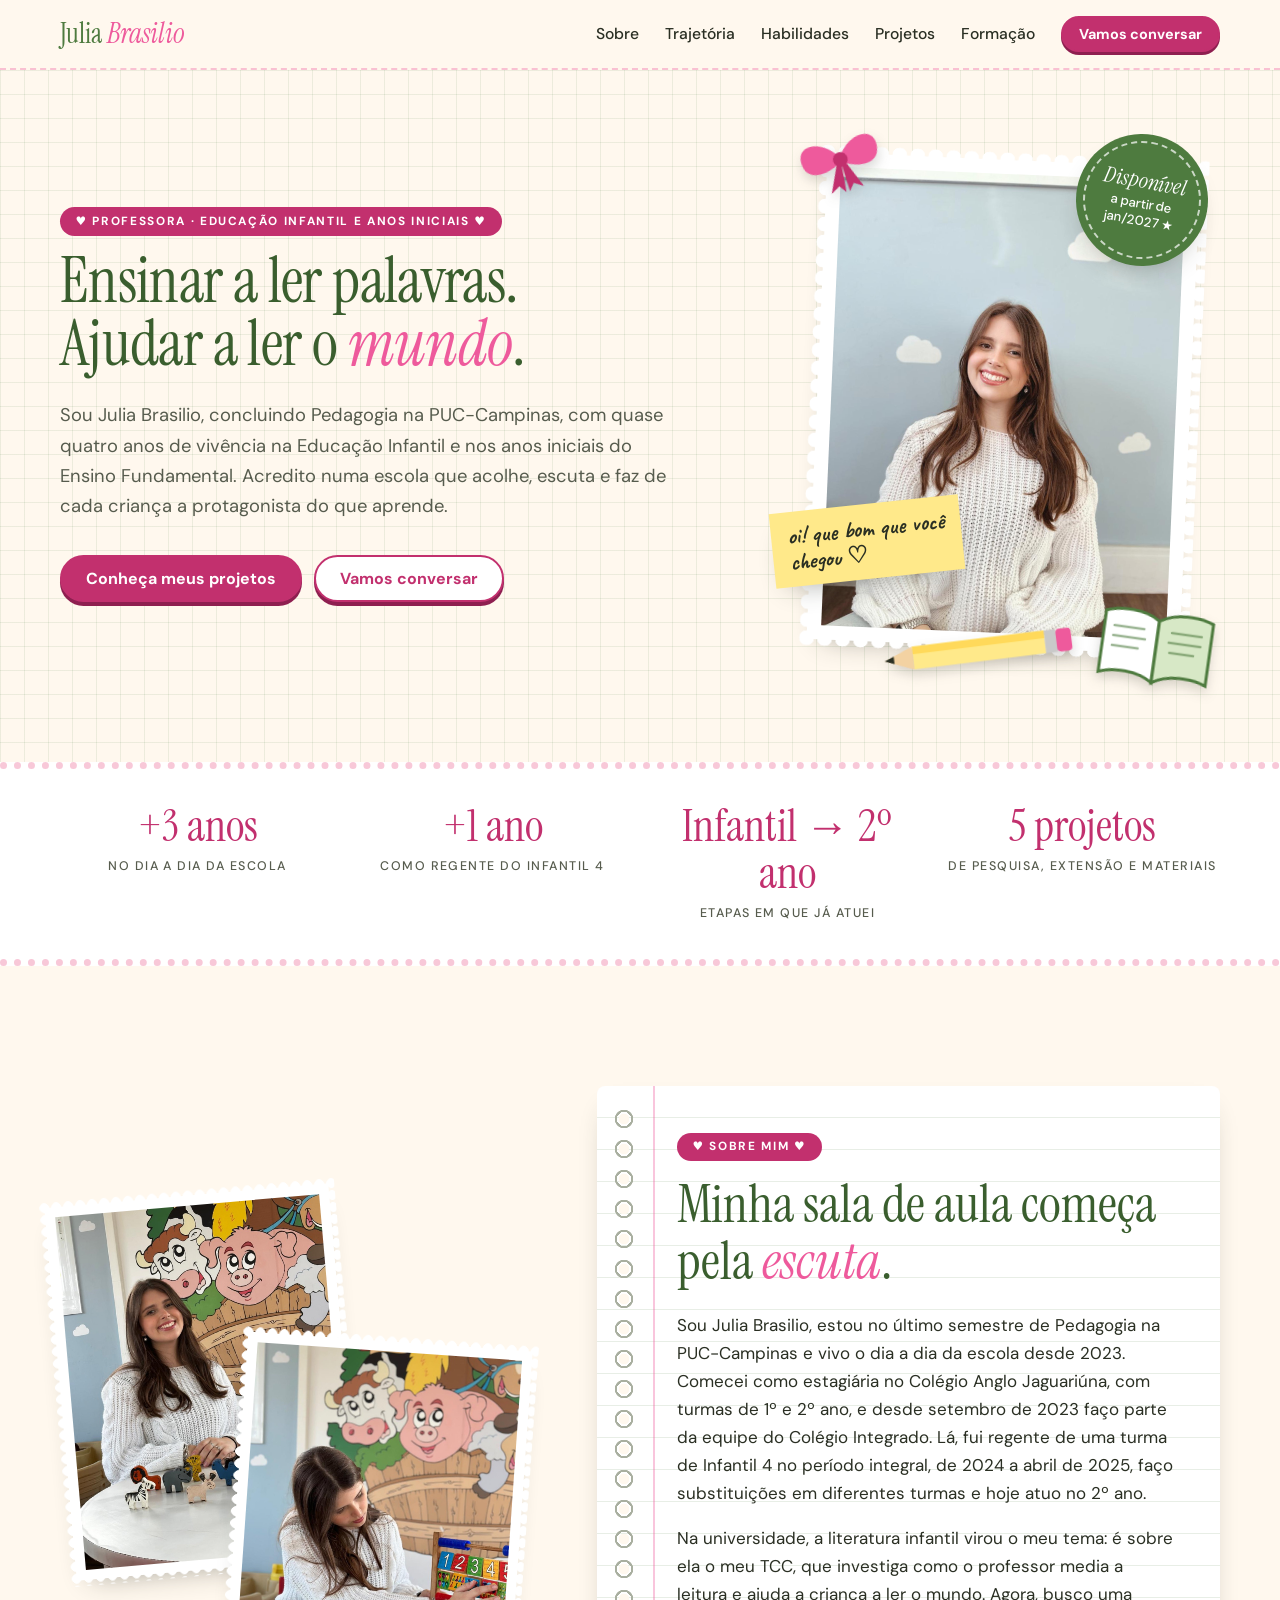
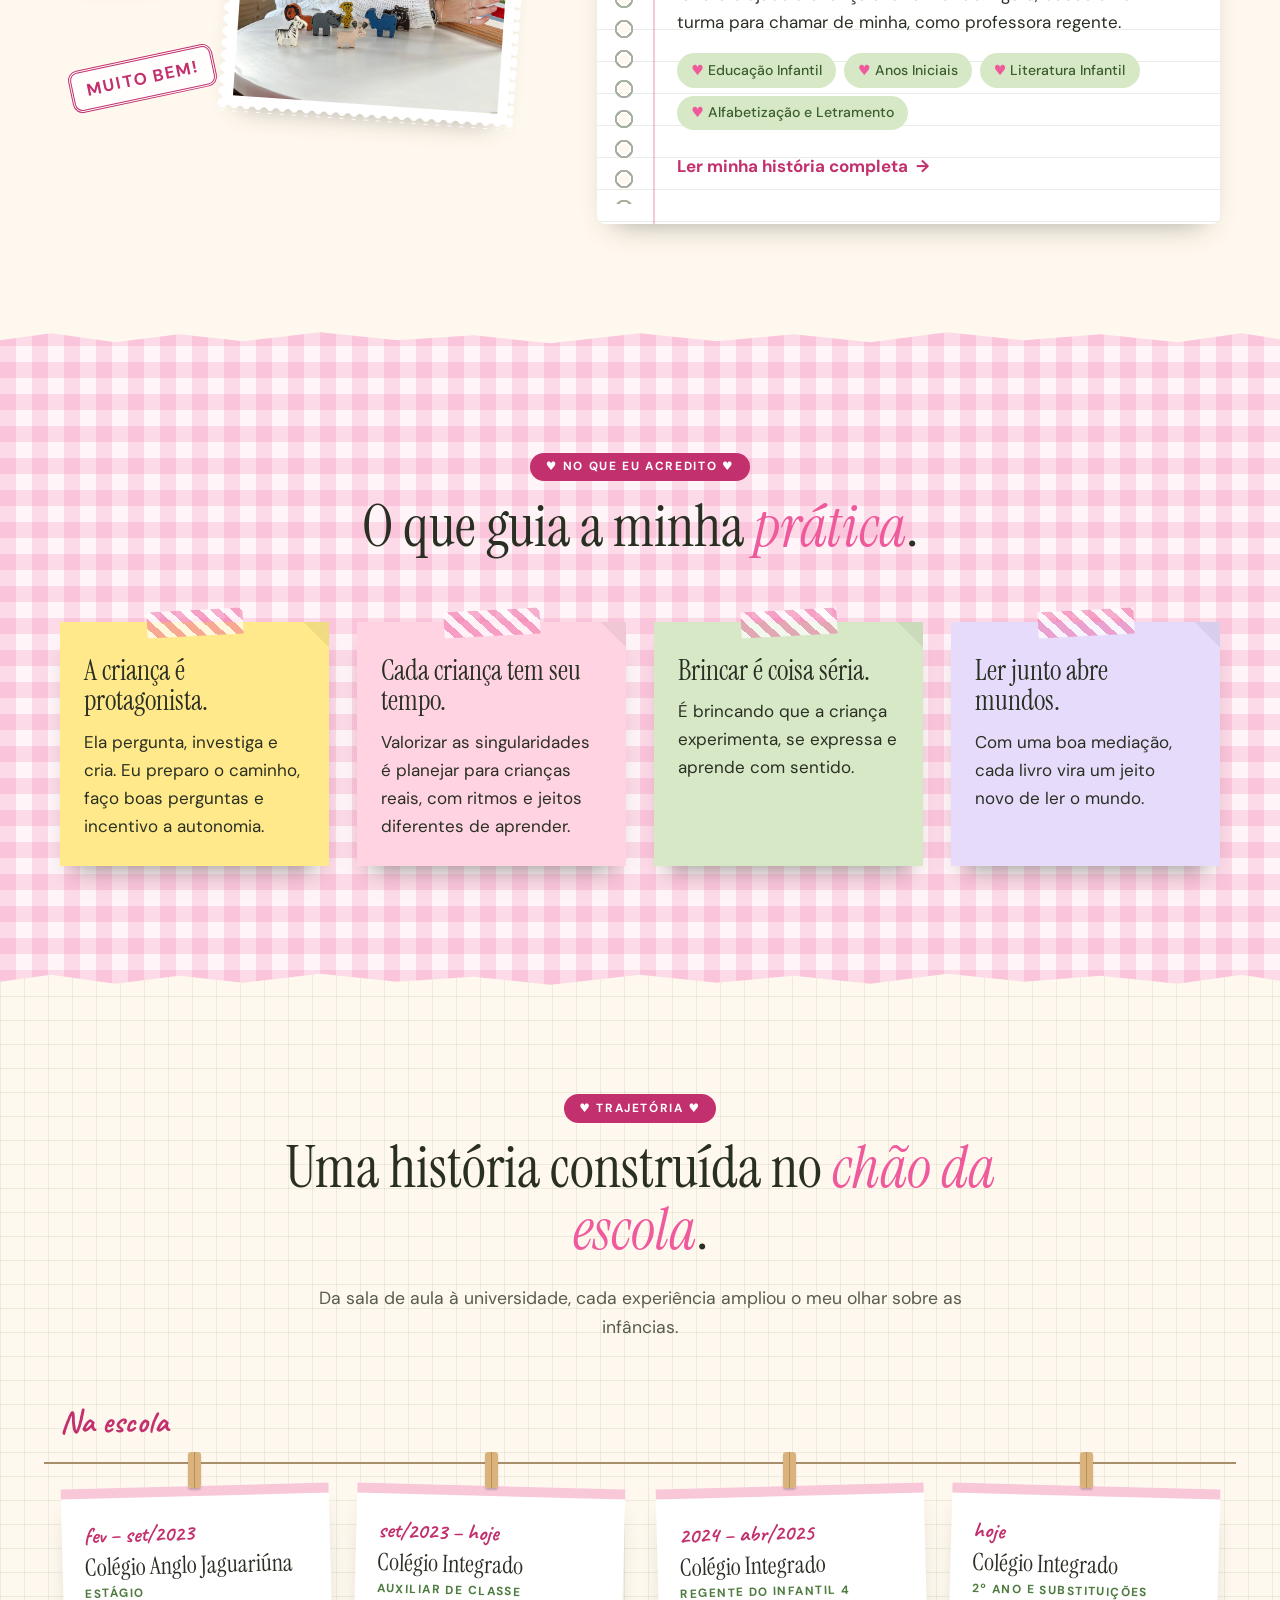
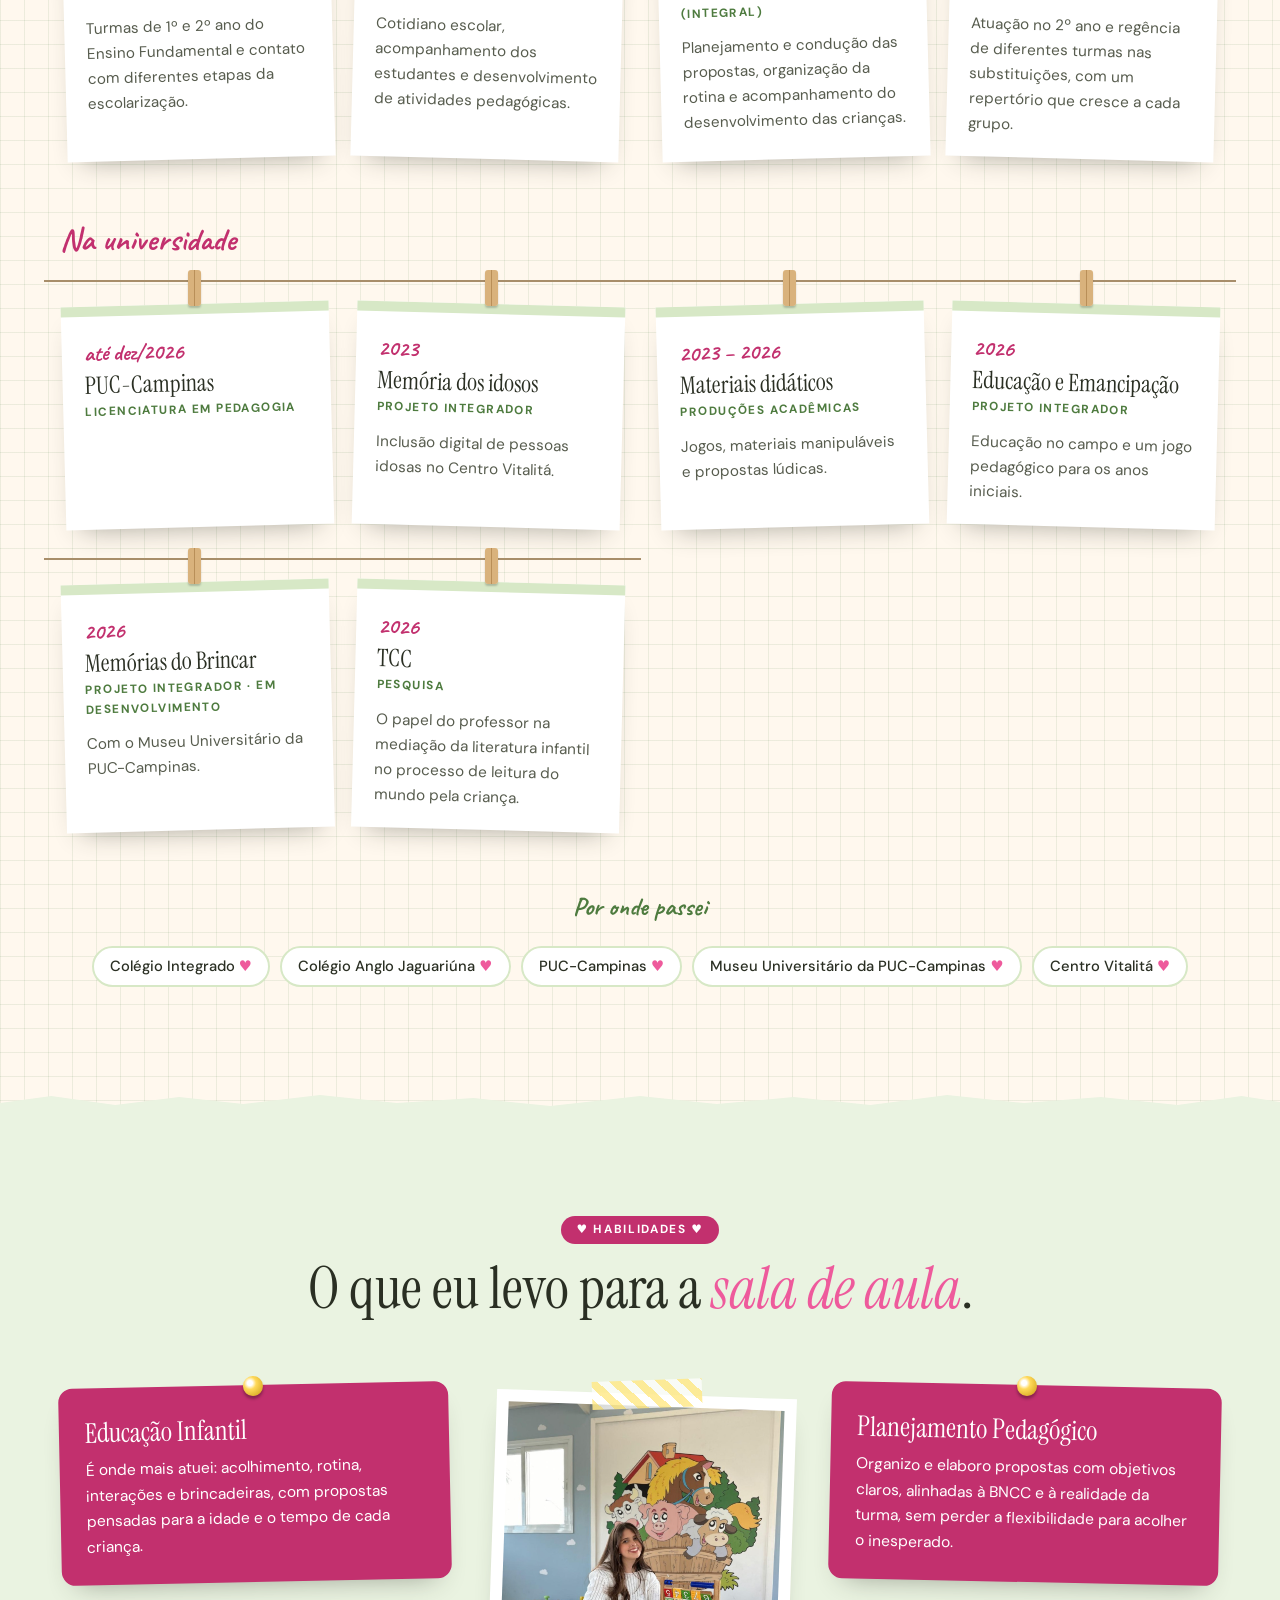
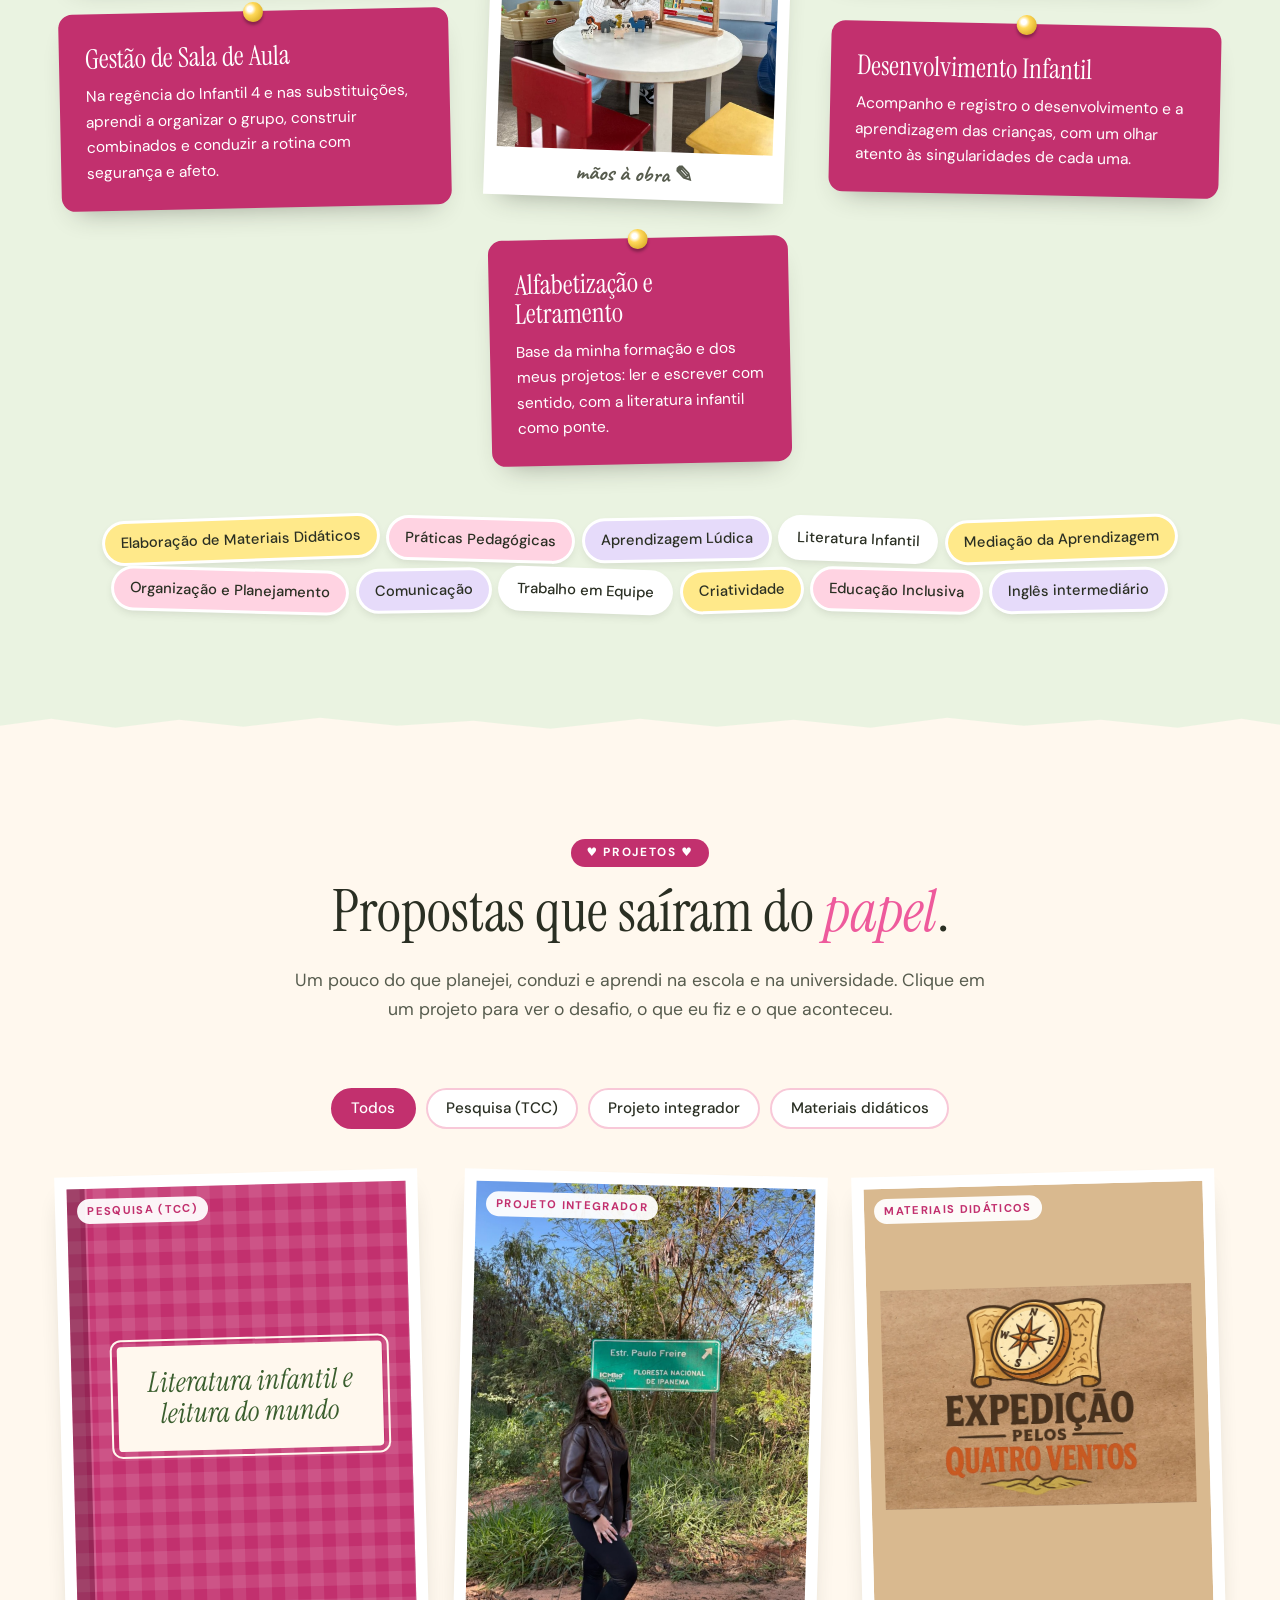
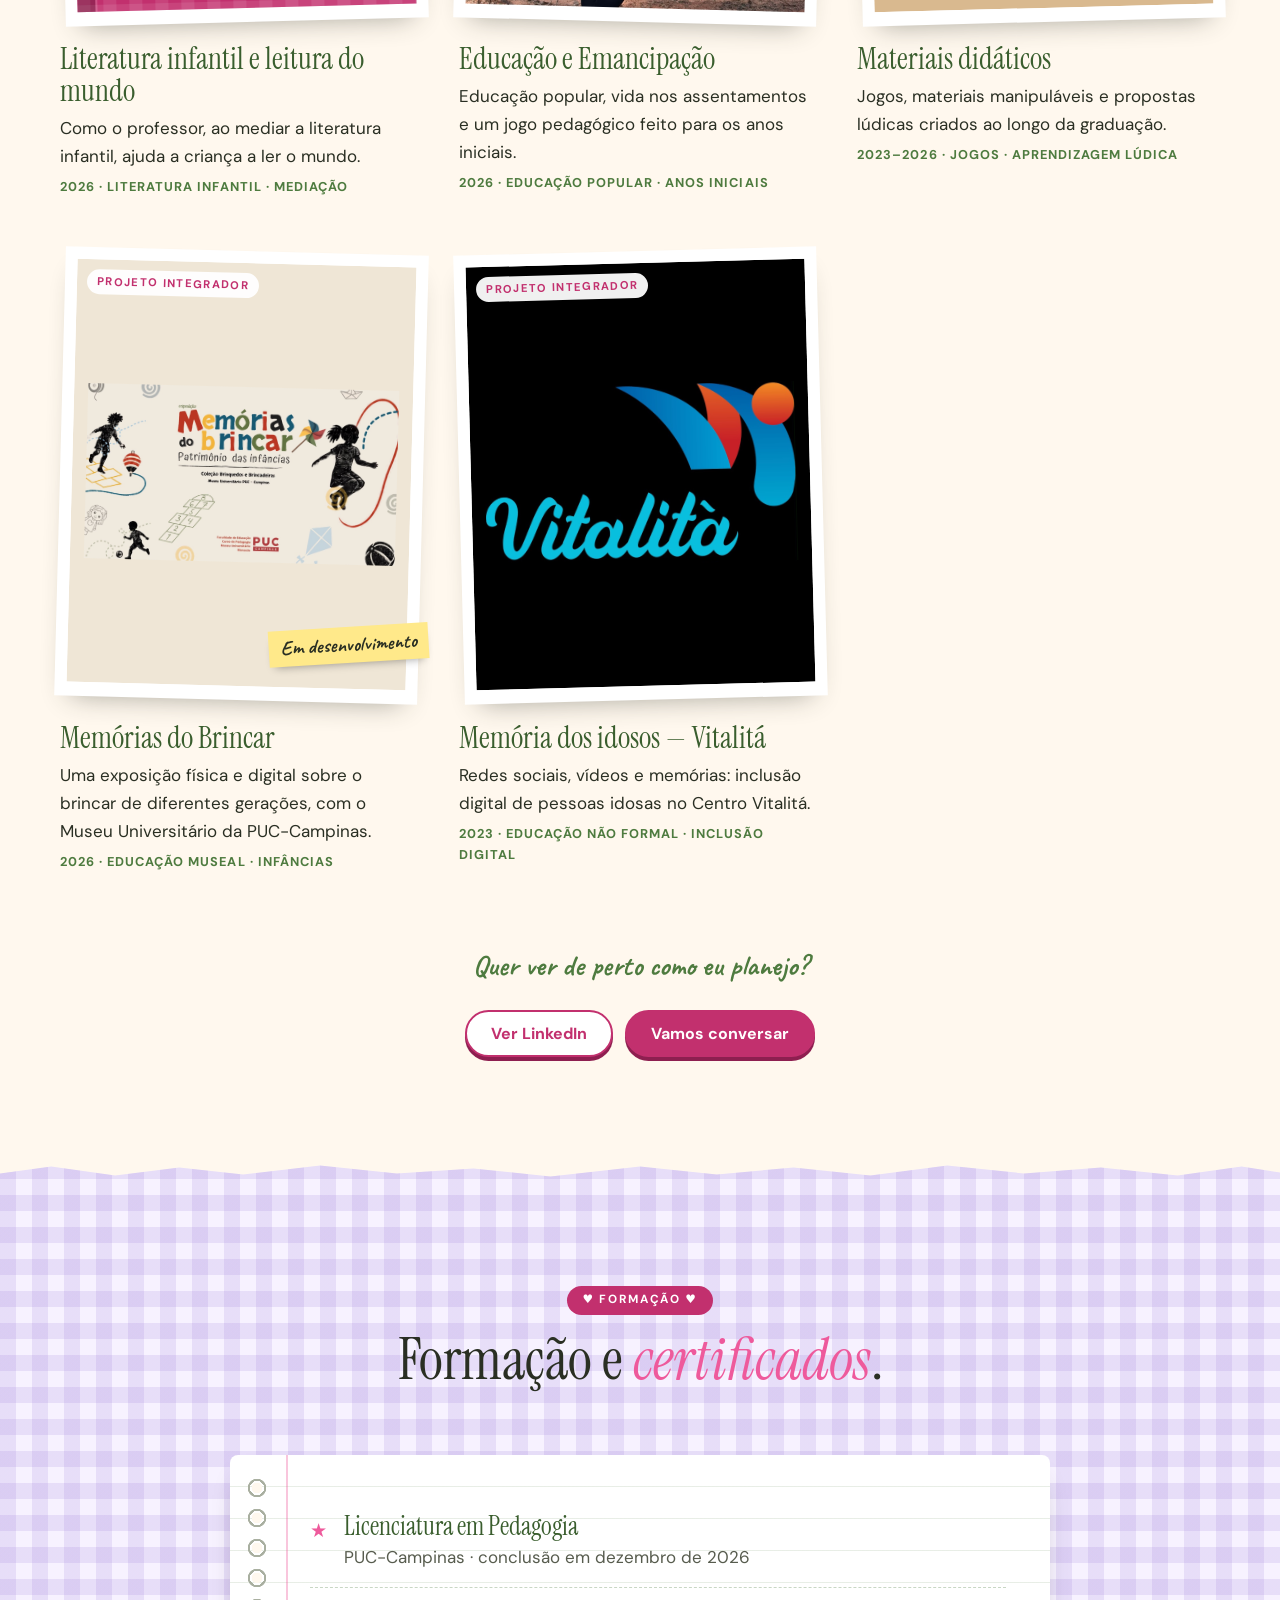
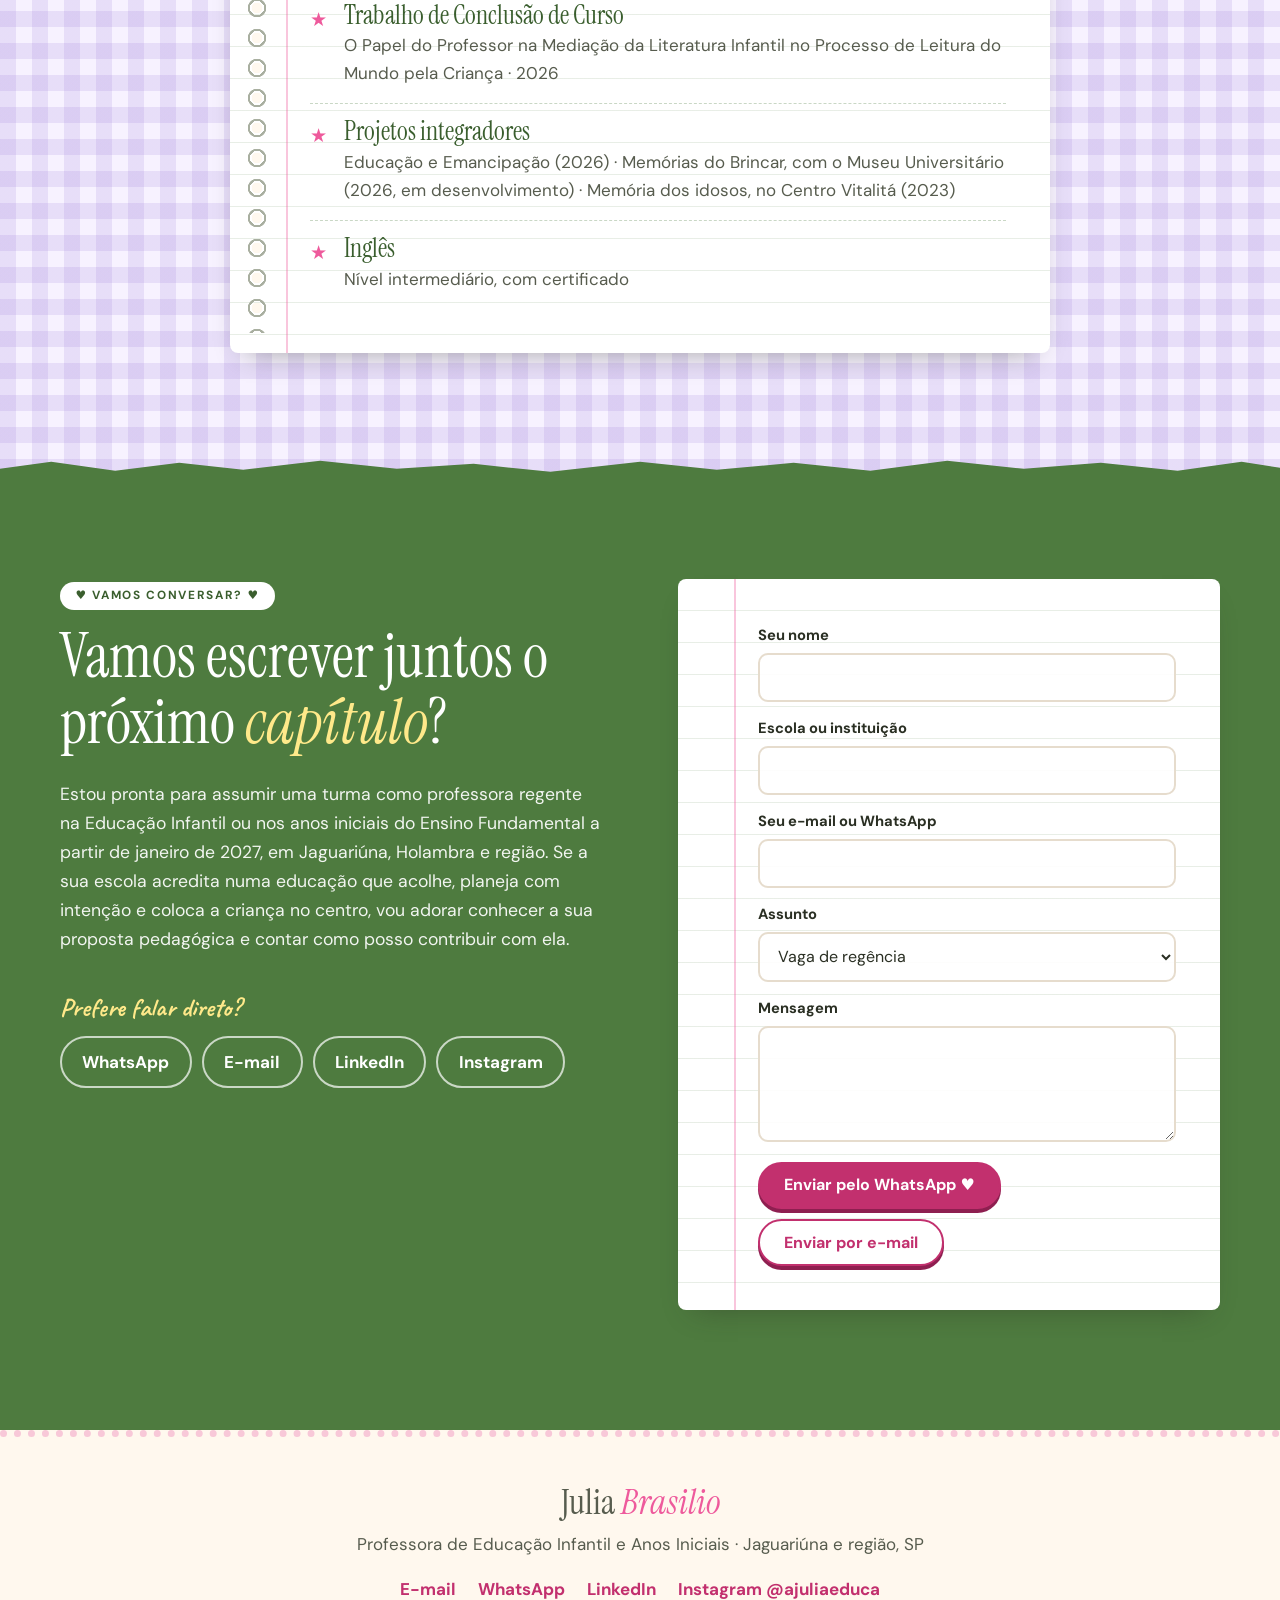
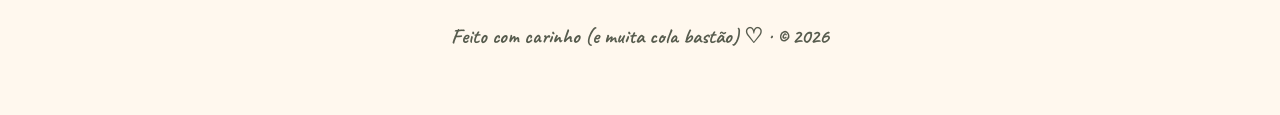
<file: index.html>
<!doctype html>
<html lang="pt-BR">
<head>
  <meta charset="utf-8">
  <meta name="viewport" content="width=device-width, initial-scale=1">
  <title>Julia Brasilio | Professora de Educação Infantil e Anos Iniciais · Jaguariúna e região</title>
  <meta name="description" content="Portfólio de Julia Brasilio, concluindo Pedagogia na PUC-Campinas, com experiência na Educação Infantil e nos anos iniciais. Projetos, trajetória e contato.">
  <meta property="og:title" content="Julia Brasilio | Professora de Educação Infantil e Anos Iniciais">
  <meta property="og:description" content="Ensinar a ler palavras. Ajudar a ler o mundo.">
  <meta property="og:image" content="assets/img/julia-principal.jpg">
  <meta name="theme-color" content="#FFF8EE">
  <link rel="icon" href="data:image/svg+xml,%3Csvg xmlns='http://www.w3.org/2000/svg' viewBox='0 0 100 100'%3E%3Ccircle cx='50' cy='50' r='48' fill='%23C2306E'/%3E%3Ctext x='50' y='69' font-size='56' text-anchor='middle' fill='white' font-family='Georgia,serif' font-style='italic'%3EJ%3C/text%3E%3C/svg%3E">
  <link rel="preconnect" href="https://fonts.googleapis.com">
  <link rel="preconnect" href="https://fonts.gstatic.com" crossorigin>
  <link href="https://fonts.googleapis.com/css2?family=Caveat:wght@500;700&family=DM+Sans:opsz,wght@9..40,400;9..40,500;9..40,700&family=Instrument+Serif:ital@0;1&display=swap" rel="stylesheet">
  <link rel="stylesheet" href="assets/css/style.css">
</head>
<body>
  <a class="pular" href="#conteudo">Pular para o conteúdo</a>

  <header class="topo">
    <div class="container topo__barra">
      <a class="marca" href="#inicio">Julia <em>Brasilio</em></a>
      <button class="menu-botao" type="button" aria-expanded="false" aria-controls="menu">Menu</button>
      <nav id="menu" class="menu" aria-label="Seções">
        <a href="#sobre">Sobre</a>
        <a href="#trajetoria">Trajetória</a>
        <a href="#habilidades">Habilidades</a>
        <a href="#projetos">Projetos</a>
        <a href="#formacao">Formação</a>
        <a class="botao botao--pequeno" href="#contato">Vamos conversar</a>
      </nav>
    </div>
  </header>

  <main id="conteudo">

    <!-- 1. Topo -->
    <section class="hero quadriculado" id="inicio">
      <div class="container hero__grade">
        <div class="hero__texto">
          <p class="pilula">♥ Professora · Educação Infantil e Anos Iniciais ♥</p>
          <h1>Ensinar a ler palavras. <span>Ajudar a ler o <em>mundo</em>.</span></h1>
          <p class="hero__sub">Sou Julia Brasilio, concluindo Pedagogia na PUC-Campinas, com quase quatro anos de vivência na Educação Infantil e nos anos iniciais do Ensino Fundamental. Acredito numa escola que acolhe, escuta e faz de cada criança a protagonista do que aprende.</p>
          <div class="botoes">
            <a class="botao" href="#projetos">Conheça meus projetos</a>
            <a class="botao botao--contorno" href="#contato">Vamos conversar</a>
          </div>
        </div>

        <figure class="hero__foto">
          <svg class="enfeite enfeite--laco" viewBox="0 0 100 70" aria-hidden="true"><path d="M50 30C35 5 5 5 8 28c2 20 27 17 42 6Z" fill="#EE5A9C"/><path d="M50 30C65 5 95 5 92 28c-2 20-27 17-42 6Z" fill="#EE5A9C"/><path d="M46 34 32 66l10-6 6 8 2-32Zm8 0 14 32-10-6-6 8-2-32Z" fill="#C2306E"/><circle cx="50" cy="32" r="8" fill="#C2306E"/></svg>
          <div class="renda">
            <img src="assets/img/julia-principal.jpg" alt="Julia Brasilio sorrindo, de suéter branco, em frente a uma parede azul com nuvens desenhadas" width="1200" height="1600" fetchpriority="high">
          </div>
          <span class="selo-disponivel"><b>Disponível</b> a partir de jan/2027 ★</span>
          <span class="bilhete">oi! que bom que você chegou ♡</span>
          <svg class="enfeite enfeite--livro" viewBox="0 0 120 80" aria-hidden="true"><path d="M60 14C45 4 20 4 6 10v62c14-6 39-6 54 4Z" fill="#fff" stroke="#4E7B3F" stroke-width="3"/><path d="M60 14c15-10 40-10 54-4v62c-14-6-39-6-54 4Z" fill="#D7E8C6" stroke="#4E7B3F" stroke-width="3"/><path d="M16 24h30M16 34h32M16 44h26M74 24h30M72 34h32M74 44h24" stroke="#4E7B3F" stroke-width="2.5" stroke-linecap="round" opacity=".55"/></svg>
          <svg class="enfeite enfeite--lapis" viewBox="0 0 200 40" aria-hidden="true"><rect x="30" y="8" width="140" height="24" fill="#FFE98A"/><rect x="30" y="8" width="140" height="8" fill="#FFD95A"/><path d="M30 8 0 20l30 12Z" fill="#F3D2A2"/><path d="M10 16 0 20l10 4Z" fill="#2A2F23"/><rect x="170" y="8" width="12" height="24" fill="#C9C9C9"/><rect x="182" y="8" width="16" height="24" rx="4" fill="#EE5A9C"/></svg>
        </figure>
      </div>
    </section>

    <!-- 2. Números -->
    <section class="numeros" aria-label="A trajetória em números">
      <ul class="container numeros__lista">
        <li><strong>+3 anos</strong><span>no dia a dia da escola</span></li>
        <li><strong>+1 ano</strong><span>como regente do Infantil 4</span></li>
        <li><strong>Infantil → 2º ano</strong><span>etapas em que já atuei</span></li>
        <li><strong>5 projetos</strong><span>de pesquisa, extensão e materiais</span></li>
      </ul>
    </section>

    <!-- 3. Sobre mim -->
    <section class="secao sobre" id="sobre">
      <div class="container sobre__grade">
        <div class="sobre__fotos revelar">
          <figure class="selo-foto selo-foto--a"><img src="assets/img/julia-3.jpg" alt="Julia sentada a uma mesa infantil, com animais de brinquedo e um ábaco" width="1050" height="1400" loading="lazy"></figure>
          <figure class="selo-foto selo-foto--b"><img src="assets/img/julia-2.jpg" alt="Julia organizando animais de brinquedo sobre a mesa" width="1050" height="1400" loading="lazy"></figure>
          <span class="carimbo">Muito bem!</span>
        </div>

        <div class="caderno espiral sobre__texto revelar">
          <p class="pilula">♥ Sobre mim ♥</p>
          <h2>Minha sala de aula começa pela <em>escuta</em>.</h2>
          <p>Sou Julia Brasilio, estou no último semestre de Pedagogia na PUC-Campinas e vivo o dia a dia da escola desde 2023. Comecei como estagiária no Colégio Anglo Jaguariúna, com turmas de 1º e 2º ano, e desde setembro de 2023 faço parte da equipe do Colégio Integrado. Lá, fui regente de uma turma de Infantil 4 no período integral, de 2024 a abril de 2025, faço substituições em diferentes turmas e hoje atuo no 2º ano.</p>
          <p>Na universidade, a literatura infantil virou o meu tema: é sobre ela o meu TCC, que investiga como o professor media a leitura e ajuda a criança a ler o mundo. Agora, busco uma turma para chamar de minha, como professora regente.</p>
          <ul class="tags">
            <li>Educação Infantil</li><li>Anos Iniciais</li><li>Literatura Infantil</li><li>Alfabetização e Letramento</li>
          </ul>
          <details class="historia">
            <summary>Ler minha história completa</summary>
            <p>Sou Julia Brasilio e estou no último semestre de Pedagogia na Pontifícia Universidade Católica de Campinas (PUC-Campinas). Desde 2023, a escola é o meu lugar de todos os dias.</p>
            <p>Comecei como estagiária no Colégio Anglo Jaguariúna, entre fevereiro e setembro de 2023, com turmas de 1º e 2º ano do Ensino Fundamental. Desde setembro de 2023, faço parte da equipe do Colégio Integrado como auxiliar de classe, hoje no 2º ano: participo do cotidiano escolar, do acompanhamento dos estudantes e do desenvolvimento das atividades pedagógicas.</p>
            <p>Entre 2024 e abril de 2025, fui responsável pela regência de uma turma de Infantil 4 no período integral. Ali vivi por inteiro o trabalho de uma professora: planejar e conduzir propostas, organizar a rotina e acompanhar de perto o desenvolvimento de cada criança. As substituições que faço em diferentes turmas seguem ampliando esse olhar e me lembram que cada grupo pede um jeito próprio de ensinar.</p>
            <p>A graduação me levou a lugares diferentes. Estudei a educação popular e as práticas educativas do MST, com visitas a assentamentos e a criação de um jogo pedagógico para os anos iniciais. No Centro Vitalitá, trabalhei com a inclusão digital de pessoas idosas. Hoje, em parceria com o Museu Universitário da PUC-Campinas, desenvolvo o projeto <em>Memórias do brincar: patrimônio das infâncias</em>, que me leva a pensar nas relações entre infância, memória, cultura e educação. Ao longo do curso, também criei jogos, materiais manipuláveis e propostas lúdicas para diferentes faixas etárias. A literatura infantil é a minha paixão e o tema do meu TCC, que investiga o papel do professor na mediação da leitura e no processo de leitura do mundo pela criança. Também tenho formação complementar em inglês, com certificação de nível intermediário.</p>
            <p>Acredito numa educação acolhedora, significativa e comprometida com o desenvolvimento integral: que valoriza as singularidades, incentiva a autonomia e reconhece a criança como protagonista da própria aprendizagem. É isso que quero levar para a minha turma como professora regente na Educação Infantil ou nos anos iniciais do Ensino Fundamental.</p>
          </details>
        </div>
      </div>
    </section>

    <!-- 4. No que eu acredito -->
    <section class="secao vichy rasgado" id="crencas">
      <div class="container">
        <header class="cabecalho">
          <p class="pilula">♥ No que eu acredito ♥</p>
          <h2>O que guia a minha <em>prática</em>.</h2>
        </header>
        <ul class="postits">
          <li class="postit postit--amarelo revelar"><h3>A criança é protagonista.</h3><p>Ela pergunta, investiga e cria. Eu preparo o caminho, faço boas perguntas e incentivo a autonomia.</p></li>
          <li class="postit postit--rosa revelar"><h3>Cada criança tem seu tempo.</h3><p>Valorizar as singularidades é planejar para crianças reais, com ritmos e jeitos diferentes de aprender.</p></li>
          <li class="postit postit--menta revelar"><h3>Brincar é coisa séria.</h3><p>É brincando que a criança experimenta, se expressa e aprende com sentido.</p></li>
          <li class="postit postit--lilas revelar"><h3>Ler junto abre mundos.</h3><p>Com uma boa mediação, cada livro vira um jeito novo de ler o mundo.</p></li>
        </ul>
      </div>
    </section>

    <!-- 5. Trajetória -->
    <section class="secao quadriculado rasgado" id="trajetoria">
      <div class="container">
        <header class="cabecalho">
          <p class="pilula">♥ Trajetória ♥</p>
          <h2>Uma história construída no <em>chão da escola</em>.</h2>
          <p class="intro">Da sala de aula à universidade, cada experiência ampliou o meu olhar sobre as infâncias.</p>
        </header>

        <h3 class="varal__titulo">Na escola</h3>
        <ol class="varal varal--rosa">
          <li><div class="cartao revelar"><p class="cartao__data">fev – set/2023</p><h4>Colégio Anglo Jaguariúna</h4><p class="cartao__papel">Estágio</p><p>Turmas de 1º e 2º ano do Ensino Fundamental e contato com diferentes etapas da escolarização.</p></div></li>
          <li><div class="cartao revelar"><p class="cartao__data">set/2023 – hoje</p><h4>Colégio Integrado</h4><p class="cartao__papel">Auxiliar de classe</p><p>Cotidiano escolar, acompanhamento dos estudantes e desenvolvimento de atividades pedagógicas.</p></div></li>
          <li><div class="cartao revelar"><p class="cartao__data">2024 – abr/2025</p><h4>Colégio Integrado</h4><p class="cartao__papel">Regente do Infantil 4 (integral)</p><p>Planejamento e condução das propostas, organização da rotina e acompanhamento do desenvolvimento das crianças.</p></div></li>
          <li><div class="cartao revelar"><p class="cartao__data">hoje</p><h4>Colégio Integrado</h4><p class="cartao__papel">2º ano e substituições</p><p>Atuação no 2º ano e regência de diferentes turmas nas substituições, com um repertório que cresce a cada grupo.</p></div></li>
        </ol>

        <h3 class="varal__titulo">Na universidade</h3>
        <ol class="varal varal--verde">
          <li><div class="cartao revelar"><p class="cartao__data">até dez/2026</p><h4>PUC-Campinas</h4><p class="cartao__papel">Licenciatura em Pedagogia</p></div></li>
          <li><div class="cartao revelar"><p class="cartao__data">2023</p><h4>Memória dos idosos</h4><p class="cartao__papel">Projeto Integrador</p><p>Inclusão digital de pessoas idosas no Centro Vitalitá.</p></div></li>
          <li><div class="cartao revelar"><p class="cartao__data">2023 – 2026</p><h4>Materiais didáticos</h4><p class="cartao__papel">Produções acadêmicas</p><p>Jogos, materiais manipuláveis e propostas lúdicas.</p></div></li>
          <li><div class="cartao revelar"><p class="cartao__data">2026</p><h4>Educação e Emancipação</h4><p class="cartao__papel">Projeto Integrador</p><p>Educação no campo e um jogo pedagógico para os anos iniciais.</p></div></li>
          <li><div class="cartao revelar"><p class="cartao__data">2026</p><h4>Memórias do Brincar</h4><p class="cartao__papel">Projeto Integrador · em desenvolvimento</p><p>Com o Museu Universitário da PUC-Campinas.</p></div></li>
          <li><div class="cartao revelar"><p class="cartao__data">2026</p><h4>TCC</h4><p class="cartao__papel">Pesquisa</p><p>O papel do professor na mediação da literatura infantil no processo de leitura do mundo pela criança.</p></div></li>
        </ol>

        <div class="passei">
          <p class="passei__titulo">Por onde passei</p>
          <ul class="pilulas">
            <li>Colégio Integrado</li><li>Colégio Anglo Jaguariúna</li><li>PUC-Campinas</li><li>Museu Universitário da PUC-Campinas</li><li>Centro Vitalitá</li>
          </ul>
        </div>
      </div>
    </section>

    <!-- 6. Habilidades -->
    <section class="secao menta rasgado" id="habilidades">
      <div class="container">
        <header class="cabecalho">
          <p class="pilula">♥ Habilidades ♥</p>
          <h2>O que eu levo para a <em>sala de aula</em>.</h2>
        </header>
        <div class="mural">
          <figure class="mural__foto polaroide fita revelar">
            <img src="assets/img/julia-1.jpg" alt="Julia sentada à mesa de uma sala infantil, com um ábaco e animais de brinquedo" width="1050" height="1400" loading="lazy">
            <figcaption>mãos à obra ✎</figcaption>
          </figure>
          <article class="nota nota--1 revelar"><h3>Educação Infantil</h3><p>É onde mais atuei: acolhimento, rotina, interações e brincadeiras, com propostas pensadas para a idade e o tempo de cada criança.</p></article>
          <article class="nota nota--2 revelar"><h3>Planejamento Pedagógico</h3><p>Organizo e elaboro propostas com objetivos claros, alinhadas à BNCC e à realidade da turma, sem perder a flexibilidade para acolher o inesperado.</p></article>
          <article class="nota nota--3 revelar"><h3>Gestão de Sala de Aula</h3><p>Na regência do Infantil 4 e nas substituições, aprendi a organizar o grupo, construir combinados e conduzir a rotina com segurança e afeto.</p></article>
          <article class="nota nota--4 revelar"><h3>Desenvolvimento Infantil</h3><p>Acompanho e registro o desenvolvimento e a aprendizagem das crianças, com um olhar atento às singularidades de cada uma.</p></article>
          <article class="nota nota--5 revelar"><h3>Alfabetização e Letramento</h3><p>Base da minha formação e dos meus projetos: ler e escrever com sentido, com a literatura infantil como ponte.</p></article>
        </div>
        <ul class="adesivos" aria-label="Outras competências">
          <li>Elaboração de Materiais Didáticos</li><li>Práticas Pedagógicas</li><li>Aprendizagem Lúdica</li><li>Literatura Infantil</li><li>Mediação da Aprendizagem</li><li>Organização e Planejamento</li><li>Comunicação</li><li>Trabalho em Equipe</li><li>Criatividade</li><li>Educação Inclusiva</li><li>Inglês intermediário</li>
        </ul>
      </div>
    </section>

    <!-- 7. Projetos -->
    <section class="secao rasgado papel" id="projetos">
      <div class="container">
        <header class="cabecalho">
          <p class="pilula">♥ Projetos ♥</p>
          <h2>Propostas que saíram do <em>papel</em>.</h2>
          <p class="intro">Um pouco do que planejei, conduzi e aprendi na escola e na universidade. Clique em um projeto para ver o desafio, o que eu fiz e o que aconteceu.</p>
        </header>
        <div class="filtros" id="filtros" role="group" aria-label="Filtrar projetos"></div>
        <ul class="galeria" id="galeria"></ul>
        <div class="apoio">
          <p>Quer ver de perto como eu planejo?</p>
          <div class="botoes">
            <a class="botao botao--contorno" data-link="linkedin">Ver LinkedIn</a>
            <a class="botao" href="#contato">Vamos conversar</a>
          </div>
        </div>
      </div>
    </section>

    <!-- 8. Formação -->
    <section class="secao vichy vichy--lilas rasgado" id="formacao">
      <div class="container">
        <header class="cabecalho">
          <p class="pilula">♥ Formação ♥</p>
          <h2>Formação e <em>certificados</em>.</h2>
        </header>
        <div class="caderno espiral formacao revelar">
          <ul>
            <li><h3>Licenciatura em Pedagogia</h3><p>PUC-Campinas · conclusão em dezembro de 2026</p></li>
            <li><h3>Trabalho de Conclusão de Curso</h3><p>O Papel do Professor na Mediação da Literatura Infantil no Processo de Leitura do Mundo pela Criança · 2026</p></li>
            <li><h3>Projetos integradores</h3><p>Educação e Emancipação (2026) · Memórias do Brincar, com o Museu Universitário (2026, em desenvolvimento) · Memória dos idosos, no Centro Vitalitá (2023)</p></li>
            <li><h3>Inglês</h3><p>Nível intermediário, com certificado</p></li>
          </ul>
        </div>
      </div>
    </section>

    <!-- 9. Depoimentos (aparece quando houver) -->
    <section class="secao" id="depoimentos" hidden>
      <div class="container">
        <header class="cabecalho">
          <p class="pilula">♥ Depoimentos ♥</p>
          <h2>O que dizem sobre o meu <em>trabalho</em>.</h2>
        </header>
        <div class="depoimentos__lista"></div>
      </div>
    </section>

    <!-- 10. Contato -->
    <section class="secao contato rasgado" id="contato">
      <div class="container contato__grade">
        <div class="contato__texto">
          <p class="pilula pilula--clara">♥ Vamos conversar? ♥</p>
          <h2>Vamos escrever juntos o próximo <em>capítulo</em>?</h2>
          <p>Estou pronta para assumir uma turma como professora regente na Educação Infantil ou nos anos iniciais do Ensino Fundamental a partir de janeiro de 2027, em Jaguariúna, Holambra e região. Se a sua escola acredita numa educação que acolhe, planeja com intenção e coloca a criança no centro, vou adorar conhecer a sua proposta pedagógica e contar como posso contribuir com ela.</p>
          <p class="contato__direto">Prefere falar direto?</p>
          <ul class="links-contato">
            <li><a data-link="whatsapp">WhatsApp</a></li>
            <li><a data-link="email">E-mail</a></li>
            <li><a data-link="linkedin">LinkedIn</a></li>
            <li><a data-link="instagram">Instagram</a></li>
          </ul>
        </div>

        <form class="formulario caderno" id="formulario">
          <label>Seu nome<input name="nome" required autocomplete="name"></label>
          <label>Escola ou instituição<input name="escola" required autocomplete="organization"></label>
          <label>Seu e-mail ou WhatsApp<input name="contato" required></label>
          <label>Assunto
            <select name="assunto">
              <option>Vaga de regência</option>
              <option>Substituição</option>
              <option>Outro assunto</option>
            </select>
          </label>
          <label>Mensagem<textarea name="mensagem" rows="4" required></textarea></label>
          <div class="formulario__botoes">
            <button class="botao" type="submit" value="whatsapp">Enviar pelo WhatsApp ♥</button>
            <button class="botao botao--contorno" type="submit" value="email">Enviar por e-mail</button>
          </div>
          <p class="formulario__ok" role="status"><span class="carimbo carimbo--ok">Prontinho! ★</span> Sua mensagem já está escrita: é só confirmar o envio no app que abriu.</p>
        </form>
      </div>
    </section>
  </main>

  <footer class="rodape">
    <div class="container rodape__grade">
      <p class="marca">Julia <em>Brasilio</em></p>
      <p>Professora de Educação Infantil e Anos Iniciais · Jaguariúna e região, SP</p>
      <ul class="rodape__links">
        <li><a data-link="email">E-mail</a></li>
        <li><a data-link="whatsapp">WhatsApp</a></li>
        <li><a data-link="linkedin">LinkedIn</a></li>
        <li><a data-link="instagram">Instagram @ajuliaeduca</a></li>
      </ul>
      <p class="rodape__nota">Feito com carinho (e muita cola bastão) ♡ · © 2026</p>
    </div>
  </footer>

  <a class="botao botao-fixo" href="#contato">Vamos conversar ♥</a>

  <script src="assets/js/dados.js"></script>
  <script src="assets/js/main.js"></script>
</body>
</html>
</file>
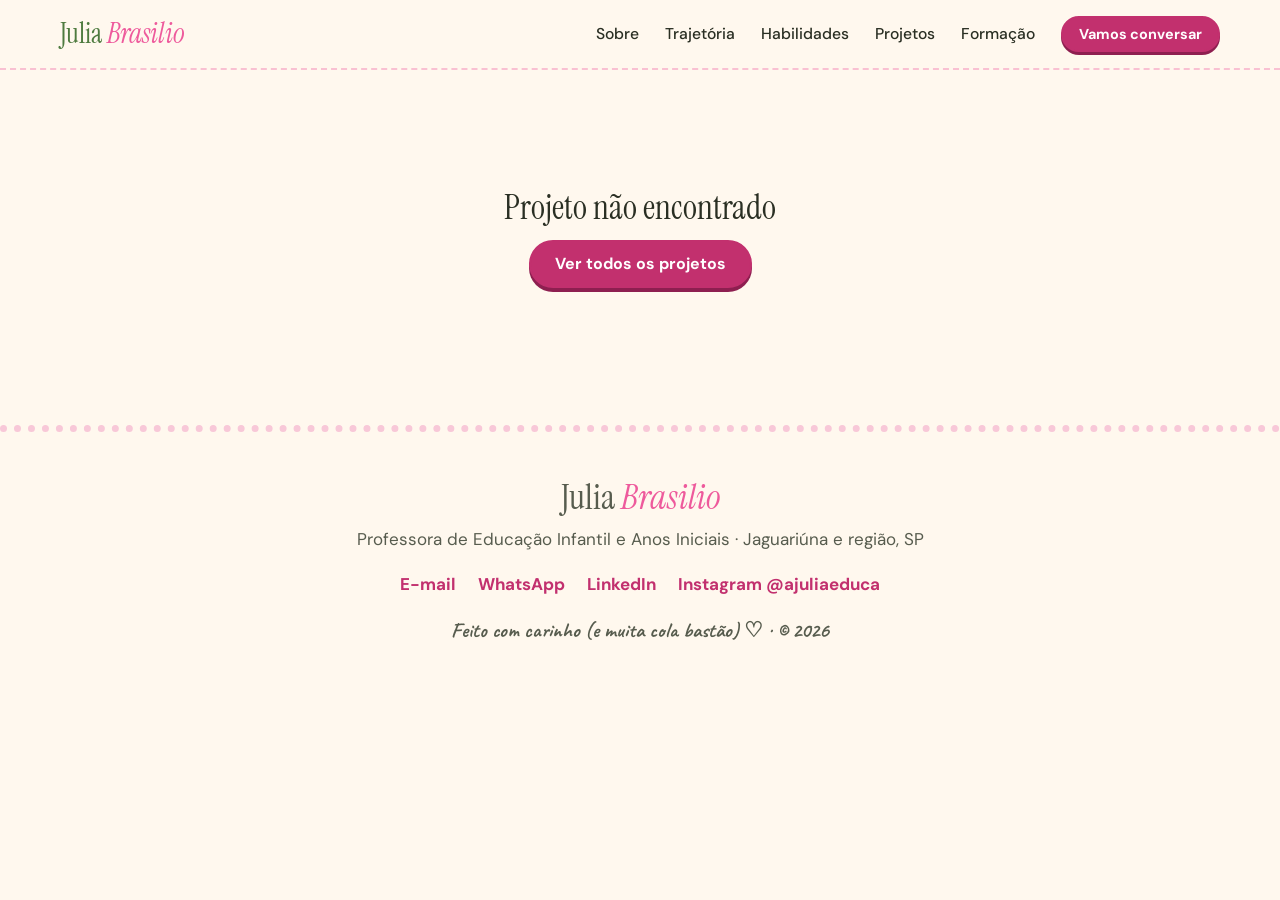
<file: projeto.html>
<!doctype html>
<html lang="pt-BR">
<head>
  <meta charset="utf-8">
  <meta name="viewport" content="width=device-width, initial-scale=1">
  <title>Projeto | Julia Brasilio</title>
  <meta name="description" content="Projeto do portfólio de Julia Brasilio: o desafio, o que ela fez e o que aconteceu.">
  <meta name="theme-color" content="#FFF8EE">
  <link rel="icon" href="data:image/svg+xml,%3Csvg xmlns='http://www.w3.org/2000/svg' viewBox='0 0 100 100'%3E%3Ccircle cx='50' cy='50' r='48' fill='%23C2306E'/%3E%3Ctext x='50' y='69' font-size='56' text-anchor='middle' fill='white' font-family='Georgia,serif' font-style='italic'%3EJ%3C/text%3E%3C/svg%3E">
  <link rel="preconnect" href="https://fonts.googleapis.com">
  <link rel="preconnect" href="https://fonts.gstatic.com" crossorigin>
  <link href="https://fonts.googleapis.com/css2?family=Caveat:wght@500;700&family=DM+Sans:opsz,wght@9..40,400;9..40,500;9..40,700&family=Instrument+Serif:ital@0;1&display=swap" rel="stylesheet">
  <link rel="stylesheet" href="assets/css/style.css">
</head>
<body>
  <a class="pular" href="#projeto">Pular para o conteúdo</a>

  <header class="topo">
    <div class="container topo__barra">
      <a class="marca" href="index.html">Julia <em>Brasilio</em></a>
      <button class="menu-botao" type="button" aria-expanded="false" aria-controls="menu">Menu</button>
      <nav id="menu" class="menu" aria-label="Seções">
        <a href="index.html#sobre">Sobre</a>
        <a href="index.html#trajetoria">Trajetória</a>
        <a href="index.html#habilidades">Habilidades</a>
        <a href="index.html#projetos">Projetos</a>
        <a href="index.html#formacao">Formação</a>
        <a class="botao botao--pequeno" href="index.html#contato">Vamos conversar</a>
      </nav>
    </div>
  </header>

  <main id="projeto" class="pagina-projeto"></main>

  <footer class="rodape">
    <div class="container rodape__grade">
      <p class="marca">Julia <em>Brasilio</em></p>
      <p>Professora de Educação Infantil e Anos Iniciais · Jaguariúna e região, SP</p>
      <ul class="rodape__links">
        <li><a data-link="email">E-mail</a></li>
        <li><a data-link="whatsapp">WhatsApp</a></li>
        <li><a data-link="linkedin">LinkedIn</a></li>
        <li><a data-link="instagram">Instagram @ajuliaeduca</a></li>
      </ul>
      <p class="rodape__nota">Feito com carinho (e muita cola bastão) ♡ · © 2026</p>
    </div>
  </footer>

  <script src="assets/js/dados.js"></script>
  <script src="assets/js/main.js"></script>
</body>
</html>
</file>
<file: assets/css/style.css>
/* =========================================================
   Julia Brasilio · "Caderno de Histórias"
   ========================================================= */

:root {
  --papel: #FFF8EE;
  --branco: #FFFFFF;
  --vichy: #F8C8D8;
  --rosa: #EE5A9C;
  --rosa-tinta: #C2306E;
  --rosa-escuro: #8E1F50;
  --verde: #4E7B3F;
  --verde-escuro: #3A5E2E;
  --menta: #D7E8C6;
  --menta-clara: #EAF3E1;
  --postit: #FFE98A;
  --lilas: #CDB8F0;
  --madeira: #D9B27C;
  --tinta: #2A2F23;
  --tinta-suave: #575C4E;

  --serif: "Instrument Serif", Georgia, serif;
  --sans: "DM Sans", system-ui, sans-serif;
  --mao: "Caveat", "Comic Sans MS", cursive;

  --sombra: 0 14px 28px -16px rgba(42, 47, 35, .45);
  --esp: clamp(72px, 10vw, 120px);
  color-scheme: light;
}

*, *::before, *::after { box-sizing: border-box; }
html { scroll-behavior: smooth; scroll-padding-top: 80px; }
body {
  margin: 0;
  background: var(--papel);
  color: var(--tinta);
  font: 400 1.0625rem/1.65 var(--sans);
  -webkit-font-smoothing: antialiased;
  overflow-x: hidden;
}
img { display: block; max-width: 100%; height: auto; }
a { color: var(--rosa-tinta); }
h1, h2, h3, h4 { font-family: var(--serif); font-weight: 400; line-height: 1.08; margin: 0 0 .4em; }
h1 em, h2 em, h3 em { color: var(--rosa); font-style: italic; }
p { margin: 0 0 1em; }
ul, ol { margin: 0; padding: 0; }
:focus-visible { outline: 3px solid var(--rosa-tinta); outline-offset: 3px; border-radius: 4px; }

.container { width: min(1160px, 100% - 32px); margin-inline: auto; }

.pular { position: absolute; left: -999px; top: 8px; background: var(--tinta); color: #fff; padding: 8px 14px; z-index: 99; }
.pular:focus { left: 8px; }

/* ---------- Texturas ---------- */
.quadriculado {
  background-color: var(--papel);
  background-image:
    linear-gradient(rgba(78, 123, 63, .10) 1px, transparent 1px),
    linear-gradient(90deg, rgba(78, 123, 63, .10) 1px, transparent 1px);
  background-size: 24px 24px;
}
.vichy {
  background-color: #FFF4F7;
  background-image:
    linear-gradient(90deg, rgba(238, 90, 156, .17) 50%, transparent 50%),
    linear-gradient(rgba(238, 90, 156, .17) 50%, transparent 50%);
  background-size: 32px 32px;
}
.vichy--lilas {
  background-color: #F7F2FF;
  background-image:
    linear-gradient(90deg, rgba(150, 118, 214, .16) 50%, transparent 50%),
    linear-gradient(rgba(150, 118, 214, .16) 50%, transparent 50%);
}
.menta { background: var(--menta-clara); }
.papel { background: var(--papel); }

/* Papel rasgado: recorta o topo da seção */
.rasgado {
  position: relative;
  margin-top: -14px;
  clip-path: polygon(0 10px, 4% 3px, 9% 12px, 14% 4px, 19% 11px, 25% 2px, 31% 10px, 37% 5px, 43% 13px, 50% 3px, 56% 11px, 62% 4px, 68% 12px, 74% 2px, 80% 10px, 86% 4px, 92% 12px, 97% 3px, 100% 9px, 100% 100%, 0 100%);
}

.secao { position: relative; padding-block: var(--esp); }
.cabecalho { text-align: center; max-width: 720px; margin: 0 auto clamp(40px, 6vw, 64px); }
.cabecalho h2 { font-size: clamp(2.3rem, 5vw, 3.6rem); }
.intro { color: var(--tinta-suave); font-size: 1.1rem; }

/* ---------- Pílulas e botões ---------- */
.pilula {
  display: inline-block;
  background: var(--rosa-tinta);
  color: #fff;
  font: 700 .74rem/1 var(--sans);
  letter-spacing: .14em;
  text-transform: uppercase;
  padding: .7em 1.3em;
  border-radius: 999px;
  margin-bottom: 1.2em;
}
.pilula--clara { background: #fff; color: var(--verde-escuro); }

.botoes { display: flex; flex-wrap: wrap; gap: 12px; }
.botao {
  display: inline-flex; align-items: center; justify-content: center;
  gap: .4em;
  background: var(--rosa-tinta);
  color: #fff;
  border: 2px solid var(--rosa-tinta);
  border-radius: 999px;
  padding: .85em 1.5em;
  font: 700 1rem/1 var(--sans);
  text-decoration: none;
  cursor: pointer;
  box-shadow: 0 4px 0 var(--rosa-escuro);
  transition: transform .2s, box-shadow .2s;
}
.botao:hover { transform: translateY(-2px); box-shadow: 0 6px 0 var(--rosa-escuro); }
.botao:active { transform: translateY(2px); box-shadow: 0 2px 0 var(--rosa-escuro); }
.botao--contorno { background: #fff; color: var(--rosa-tinta); }
.botao--pequeno { padding: .6em 1.1em; font-size: .9rem; box-shadow: 0 3px 0 var(--rosa-escuro); }

/* ---------- Topo / menu ---------- */
.topo {
  position: sticky; top: 0; z-index: 50;
  background: rgba(255, 248, 238, .92);
  backdrop-filter: blur(8px);
  border-bottom: 2px dashed rgba(238, 90, 156, .35);
}
.topo__barra { display: flex; align-items: center; justify-content: space-between; min-height: 68px; gap: 16px; }
.marca { font: 400 1.75rem/1 var(--serif); color: var(--verde); text-decoration: none; margin: 0; }
.marca em { color: var(--rosa); }
.menu { display: flex; align-items: center; gap: 26px; }
.menu a:not(.botao) { color: var(--tinta); text-decoration: none; font-weight: 500; font-size: .98rem; }
.menu a:not(.botao):hover { color: var(--rosa-tinta); text-decoration: underline wavy var(--rosa) 1.5px; text-underline-offset: 6px; }
.menu-botao { display: none; }

/* ---------- Hero ---------- */
.hero { padding-block: clamp(40px, 7vw, 96px) clamp(64px, 9vw, 120px); overflow: hidden; }
.hero__grade { display: grid; grid-template-columns: 1.2fr .8fr; gap: clamp(32px, 6vw, 80px); align-items: center; }
.hero h1 { font-size: clamp(2.7rem, 4.9vw, 4.4rem); line-height: 1; color: var(--verde-escuro); letter-spacing: -.01em; }
.hero h1 span { display: block; }
.hero__sub { font-size: 1.15rem; max-width: 34em; color: var(--tinta-suave); margin-bottom: 1.8em; }

.hero__foto { position: relative; margin: 0 auto; width: min(420px, 86%); }
.renda {
  position: relative;
  background: #fff;
  padding: 14px;
  transform: rotate(2.5deg);
  box-shadow: var(--sombra);
}
/* borda rendada: bolinhas brancas que "vazam" pelas laterais */
.renda::before {
  content: "";
  position: absolute; inset: -9px;
  background: radial-gradient(circle, #fff 57%, transparent 60%) 0 0 / 18px 18px;
  z-index: -1;
}
.renda img { aspect-ratio: 3 / 4; object-fit: cover; width: 100%; }

.bilhete {
  position: absolute; left: -12%; bottom: 14%;
  background: var(--postit);
  font: 700 1.45rem/1.1 var(--mao);
  padding: 12px 16px;
  max-width: 190px;
  transform: rotate(-6deg);
  box-shadow: var(--sombra);
}
.selo-disponivel {
  position: absolute; top: -26px; right: -18px;
  width: 132px; height: 132px; border-radius: 50%;
  display: grid; place-content: center; text-align: center;
  background: var(--verde); color: #fff;
  font: 500 .82rem/1.25 var(--sans);
  padding: 18px;
  outline: 2px dashed rgba(255, 255, 255, .7); outline-offset: -9px;
  transform: rotate(10deg);
  box-shadow: var(--sombra);
  animation: balanca 6s ease-in-out infinite;
}
.selo-disponivel b { display: block; font: 400 1.35rem/1 var(--serif); font-style: italic; margin-bottom: 4px; }
@keyframes balanca { 50% { transform: rotate(4deg); } }

.enfeite { position: absolute; pointer-events: none; filter: drop-shadow(0 6px 6px rgba(42, 47, 35, .18)); }
.enfeite--laco { width: 92px; top: -30px; left: -22px; z-index: 2; transform: rotate(-14deg); }
.enfeite--livro { width: 120px; bottom: -40px; right: -26px; transform: rotate(8deg); }
.enfeite--lapis { width: 190px; bottom: -22px; left: 18%; transform: rotate(-7deg); }

/* ---------- Números ---------- */
.numeros {
  background: #fff;
  border-block: 7px dotted var(--vichy);
  padding-block: 34px;
  position: relative;
  z-index: 1;
}
.numeros__lista { list-style: none; display: grid; grid-template-columns: repeat(4, 1fr); gap: 20px; text-align: center; }
.numeros strong { display: block; font: 400 clamp(2rem, 3.6vw, 2.8rem)/1.05 var(--serif); color: var(--rosa-tinta); }
.numeros span { font-size: .78rem; letter-spacing: .12em; text-transform: uppercase; color: var(--tinta-suave); font-weight: 500; }

/* ---------- Sobre ---------- */
.sobre__grade { display: grid; grid-template-columns: .85fr 1.15fr; gap: clamp(40px, 6vw, 80px); align-items: center; }
.sobre__fotos { position: relative; min-height: 520px; }
.selo-foto { position: absolute; margin: 0; width: 62%; background: #fff; padding: 10px; box-shadow: var(--sombra); }
.selo-foto::before {
  content: "";
  position: absolute; inset: -6px;
  background: radial-gradient(circle, #fff 55%, transparent 58%) 0 0 / 12px 12px;
  z-index: -1;
}
.selo-foto img { aspect-ratio: 3 / 4; object-fit: cover; width: 100%; }
.selo-foto--a { top: 0; left: 0; transform: rotate(-5deg); }
.selo-foto--b { bottom: 0; right: 0; transform: rotate(4deg); }

.carimbo {
  position: absolute; left: 2%; bottom: 3%; z-index: 3;
  display: inline-block;
  font: 700 1.05rem/1 var(--sans); letter-spacing: .08em; text-transform: uppercase;
  color: var(--rosa-tinta);
  border: 3px double var(--rosa-tinta);
  border-radius: 10px;
  padding: 10px 14px;
  background: rgba(255, 255, 255, .85);
  transform: rotate(-12deg);
}

.caderno {
  position: relative;
  background-color: #fff;
  background-image:
    linear-gradient(90deg, transparent 56px, rgba(238, 90, 156, .35) 56px 58px, transparent 58px),
    repeating-linear-gradient(transparent 0 31px, rgba(78, 123, 63, .13) 31px 32px);
  border-radius: 8px;
  box-shadow: var(--sombra);
  padding: clamp(28px, 4vw, 44px) clamp(22px, 4vw, 44px) clamp(28px, 4vw, 44px) 80px;
}
.espiral::before {
  content: "";
  position: absolute; left: 14px; top: 20px; bottom: 20px; width: 26px;
  background:
    radial-gradient(circle at 13px 13px, var(--papel) 0 5px, transparent 5.5px) 0 0 / 26px 30px repeat-y,
    radial-gradient(circle at 13px 13px, transparent 0 7px, #A9AFA0 7px 9px, transparent 9.5px) 0 0 / 26px 30px repeat-y;
}
.sobre__texto h2 { font-size: clamp(2.2rem, 4.4vw, 3.3rem); color: var(--verde-escuro); }

.tags { list-style: none; display: flex; flex-wrap: wrap; gap: 8px; margin: 6px 0 22px; }
.tags li { background: var(--menta); color: var(--verde-escuro); font-weight: 500; font-size: .88rem; padding: .4em 1em; border-radius: 999px; }
.tags li::before { content: "♥ "; color: var(--rosa); }

.historia summary {
  cursor: pointer; list-style: none;
  font-weight: 700; color: var(--rosa-tinta);
  display: inline-flex; align-items: center; gap: 8px;
}
.historia summary::-webkit-details-marker { display: none; }
.historia summary::after { content: "→"; transition: transform .2s; }
.historia[open] summary::after { transform: rotate(90deg); }
.historia[open] summary { margin-bottom: 1em; }

/* ---------- Post-its ---------- */
.postits { list-style: none; display: grid; grid-template-columns: repeat(4, 1fr); gap: 28px; }
.postit {
  position: relative;
  padding: 34px 24px 26px;
  box-shadow: 0 16px 22px -14px rgba(42, 47, 35, .5);
  background-image: linear-gradient(225deg, rgba(0, 0, 0, .06) 0 18px, transparent 18px);
}
.postit::before {
  content: "";
  position: absolute; top: -12px; left: 50%;
  width: 96px; height: 26px;
  transform: translateX(-50%) rotate(-3deg);
  background: repeating-linear-gradient(45deg, rgba(255, 255, 255, .7) 0 7px, rgba(238, 90, 156, .45) 7px 14px);
}
.postit h3 { font-size: 1.75rem; }
.postit p { margin: 0; }
.postit--amarelo { background-color: var(--postit); transform: rotate(-2deg); }
.postit--rosa { background-color: #FFD3E2; transform: rotate(1.5deg); }
.postit--menta { background-color: var(--menta); transform: rotate(-1deg); }
.postit--lilas { background-color: #E6DBFA; transform: rotate(2deg); }

/* ---------- Varal (trajetória) ---------- */
.varal__titulo {
  font: 700 2rem/1 var(--mao);
  color: var(--rosa-tinta);
  margin: 0 0 8px;
}
.varal { list-style: none; display: grid; grid-template-columns: repeat(auto-fit, minmax(220px, 1fr)); gap: 56px 30px; padding-top: 40px; margin-bottom: 64px; }
.varal > li { position: relative; }
/* o barbante: cada cartão desenha um pedaço, e os pedaços se encontram */
.varal > li::before {
  content: ""; position: absolute; top: -24px; left: -16px; right: -16px; height: 2px;
  background: #A88E6A;
}
/* o prendedor */
.varal > li::after {
  content: ""; position: absolute; top: -34px; left: 50%; width: 13px; height: 36px;
  margin-left: -6px; border-radius: 3px;
  background: linear-gradient(90deg, var(--madeira) 0 45%, #B98F58 45% 55%, var(--madeira) 55%);
  box-shadow: 0 2px 2px rgba(0, 0, 0, .2);
  z-index: 2;
}
.cartao {
  background: #fff;
  padding: 26px 22px 20px;
  border-top: 10px solid var(--vichy);
  box-shadow: var(--sombra);
  transform-origin: 50% -20px;
  height: 100%;
}
.varal > li:nth-child(odd) .cartao { rotate: -1.5deg; }
.varal > li:nth-child(even) .cartao { rotate: 1.5deg; }
.varal--verde .cartao { border-top-color: var(--menta); }
.cartao__data { font: 700 1.4rem/1 var(--mao); color: var(--rosa-tinta); margin-bottom: 8px; }
.cartao h4 { font-size: 1.5rem; margin-bottom: 4px; }
.cartao__papel { font-size: .74rem; letter-spacing: .12em; text-transform: uppercase; font-weight: 700; color: var(--verde); }
.cartao p:last-child { margin-bottom: 0; }
.cartao p:not(.cartao__data):not(.cartao__papel) { font-size: .95rem; color: var(--tinta-suave); }

.passei { text-align: center; }
.passei__titulo { font: 700 1.6rem/1 var(--mao); color: var(--verde); }
.pilulas { list-style: none; display: flex; flex-wrap: wrap; justify-content: center; gap: 10px; }
.pilulas li { background: #fff; border: 2px solid var(--menta); border-radius: 999px; padding: .45em 1.1em; font-weight: 500; font-size: .92rem; }
.pilulas li::after { content: " ♥"; color: var(--rosa); }

/* ---------- Mural (habilidades) ---------- */
.mural {
  display: grid;
  grid-template-columns: 1fr minmax(240px, 300px) 1fr;
  grid-template-areas: "n1 foto n2" "n3 foto n4" ". n5 .";
  gap: 30px 40px;
  align-items: center;
}
.mural__foto { grid-area: foto; }
.nota--1 { grid-area: n1; } .nota--2 { grid-area: n2; } .nota--3 { grid-area: n3; } .nota--4 { grid-area: n4; } .nota--5 { grid-area: n5; }
.nota {
  position: relative;
  background: var(--rosa-tinta);
  color: #fff;
  border-radius: 14px;
  padding: 30px 26px 24px;
  box-shadow: var(--sombra);
}
.nota:nth-of-type(odd) { rotate: -1.2deg; }
.nota:nth-of-type(even) { rotate: 1.2deg; }
.nota::before {
  content: ""; position: absolute; top: -9px; left: 50%; margin-left: -10px;
  width: 20px; height: 20px; border-radius: 50%;
  background: radial-gradient(circle at 35% 35%, #fff 0 14%, #FFD95A 34%, #C99A10 100%);
  box-shadow: 0 3px 3px rgba(0, 0, 0, .3);
}
.nota h3 { font-size: 1.7rem; }
.nota p { margin: 0; font-size: .97rem; }

.polaroide { position: relative; margin: 0; background: #fff; padding: 12px 12px 14px; box-shadow: var(--sombra); }
.polaroide img { width: 100%; aspect-ratio: 4 / 5; object-fit: cover; }
.polaroide figcaption { font: 700 1.4rem/1 var(--mao); text-align: center; padding-top: 12px; color: var(--tinta-suave); }
.fita::after {
  content: ""; position: absolute; top: -14px; left: 50%;
  width: 110px; height: 28px;
  transform: translateX(-50%) rotate(-4deg);
  background: repeating-linear-gradient(45deg, rgba(255, 233, 138, .85) 0 8px, rgba(255, 255, 255, .7) 8px 16px);
}
.mural__foto { rotate: 2deg; }

.adesivos { list-style: none; display: flex; flex-wrap: wrap; justify-content: center; gap: 12px; margin-top: 56px; }
.adesivos li {
  background: #fff; border-radius: 999px;
  padding: .5em 1.1em; font-weight: 500; font-size: .92rem;
  box-shadow: 0 0 0 3px #fff, 0 4px 10px rgba(42, 47, 35, .15);
}
.adesivos li:nth-child(4n+1) { background: var(--postit); rotate: -2deg; }
.adesivos li:nth-child(4n+2) { background: #FFD3E2; rotate: 1.5deg; }
.adesivos li:nth-child(4n+3) { background: #E6DBFA; rotate: -1deg; }
.adesivos li:nth-child(4n) { background: #fff; rotate: 2deg; }

/* ---------- Projetos ---------- */
.filtros { display: flex; flex-wrap: wrap; justify-content: center; gap: 10px; margin-bottom: 44px; }
.filtros button {
  font: 500 .95rem/1 var(--sans);
  background: #fff; color: var(--tinta);
  border: 2px solid var(--vichy); border-radius: 999px;
  padding: .7em 1.2em; cursor: pointer;
}
.filtros button[aria-pressed="true"] { background: var(--rosa-tinta); border-color: var(--rosa-tinta); color: #fff; }

.galeria { list-style: none; display: grid; grid-template-columns: repeat(auto-fill, minmax(280px, 1fr)); gap: 48px 36px; }
.cartao-projeto a { display: block; color: inherit; text-decoration: none; }
.cartao-projeto .polaroide { transition: rotate .3s, transform .3s; }
.cartao-projeto:nth-child(odd) .polaroide { rotate: -1.5deg; }
.cartao-projeto:nth-child(even) .polaroide { rotate: 1.5deg; }
.cartao-projeto a:hover .polaroide, .cartao-projeto a:focus-visible .polaroide { rotate: 0deg; transform: translateY(-4px); }
.cartao-projeto h3 { font-size: 1.85rem; margin: 22px 0 6px; color: var(--verde-escuro); }
.cartao-projeto a:hover h3 { text-decoration: underline wavy var(--rosa) 1.5px; text-underline-offset: 6px; }
.cartao-projeto p { margin-bottom: 6px; }
.meta { font-size: .8rem; letter-spacing: .08em; text-transform: uppercase; color: var(--verde); font-weight: 700; }

.etiqueta {
  position: absolute; left: 22px; top: 22px;
  background: rgba(255, 255, 255, .94); color: var(--rosa-tinta);
  font: 700 .7rem/1 var(--sans); letter-spacing: .12em; text-transform: uppercase;
  padding: .6em .9em; border-radius: 999px;
}
.selo-status {
  position: absolute; right: -10px; bottom: 40px;
  background: var(--postit); color: var(--tinta);
  font: 700 1.25rem/1 var(--mao);
  padding: 8px 12px; rotate: -5deg;
  box-shadow: 0 6px 10px -6px rgba(0, 0, 0, .4);
}
.selo-status--solto { position: static; display: inline-block; margin: 0 0 1em 10px; }

.contem { object-fit: contain !important; padding: 14px; }

.capa-livro {
  aspect-ratio: 4 / 5;
  display: grid; place-items: center;
  padding: 28px 28px 28px 46px;
  background-color: var(--rosa-tinta);
  background-image:
    linear-gradient(90deg, rgba(0, 0, 0, .22) 0 18px, rgba(255, 255, 255, .18) 18px 20px, transparent 20px),
    linear-gradient(90deg, rgba(255, 255, 255, .09) 50%, transparent 50%),
    linear-gradient(rgba(255, 255, 255, .09) 50%, transparent 50%);
  background-size: auto, 26px 26px, 26px 26px;
}
.capa-livro span {
  background: var(--papel); color: var(--verde-escuro);
  font: 400 1.75rem/1.1 var(--serif); font-style: italic; text-align: center;
  padding: 22px 18px; border-radius: 4px;
  outline: 2px solid var(--papel); outline-offset: 5px;
}

.apoio { text-align: center; margin-top: 72px; }
.apoio p { font: 700 1.8rem/1.1 var(--mao); color: var(--verde); }
.apoio .botoes { justify-content: center; }

/* ---------- Formação ---------- */
.formacao { max-width: 820px; margin-inline: auto; }
.formacao ul { list-style: none; }
.formacao li { padding: 14px 0 16px 34px; position: relative; border-bottom: 1px dashed rgba(78, 123, 63, .3); }
.formacao li:last-child { border-bottom: 0; }
.formacao li::before { content: "★"; position: absolute; left: 0; top: 16px; color: var(--rosa); font-size: 1.2rem; }
.formacao h3 { font-size: 1.6rem; margin-bottom: 2px; color: var(--verde-escuro); }
.formacao p { margin: 0; color: var(--tinta-suave); }

/* ---------- Depoimentos ---------- */
.depoimentos__lista { display: grid; grid-template-columns: repeat(auto-fit, minmax(260px, 1fr)); gap: 28px; }
.bilhete-dep { margin: 0; background: #fff; padding: 28px; box-shadow: var(--sombra); }
.bilhete-dep blockquote { margin: 0 0 14px; font: 400 1.35rem/1.3 var(--serif); font-style: italic; }
.bilhete-dep figcaption { font-size: .85rem; font-weight: 700; color: var(--verde); }

/* ---------- Contato ---------- */
.contato { background: var(--verde); color: #fff; }
.contato__grade { display: grid; grid-template-columns: 1fr 1fr; gap: clamp(40px, 6vw, 80px); align-items: start; }
.contato h2 { font-size: clamp(2.4rem, 5vw, 3.8rem); color: #fff; }
.contato h2 em { color: var(--postit); }
.contato__texto > p:not(.pilula) { font-size: 1.1rem; color: rgba(255, 255, 255, .92); }
.contato__direto { font: 700 1.6rem/1 var(--mao) !important; color: var(--postit) !important; margin: 1.6em 0 .6em; }
.links-contato { list-style: none; display: flex; flex-wrap: wrap; gap: 10px; }
.links-contato a {
  display: inline-block; color: #fff; text-decoration: none; font-weight: 700;
  border: 2px solid rgba(255, 255, 255, .7); border-radius: 999px; padding: .6em 1.2em;
}
.links-contato a:hover { background: #fff; color: var(--verde-escuro); }

.formulario { color: var(--tinta); display: grid; gap: 14px; }
.formulario label { display: grid; gap: 6px; font-weight: 700; font-size: .92rem; }
.formulario input, .formulario select, .formulario textarea {
  font: 400 1rem/1.4 var(--sans); color: var(--tinta);
  background: rgba(255, 255, 255, .9);
  border: 2px solid #E6DCCD; border-radius: 10px; padding: .7em .85em; width: 100%;
}
.formulario input:focus, .formulario select:focus, .formulario textarea:focus { outline: none; border-color: var(--rosa); box-shadow: 0 0 0 3px rgba(238, 90, 156, .25); }
.formulario__botoes { display: flex; flex-wrap: wrap; gap: 10px; margin-top: 6px; }
.formulario__ok { display: none; margin: 8px 0 0; font-size: .95rem; }
.formulario.enviado .formulario__ok { display: block; }
.carimbo--ok { position: static; display: inline-block; margin-right: 8px; animation: carimbar .45s cubic-bezier(.2, 1.6, .5, 1); }
@keyframes carimbar { from { transform: rotate(-12deg) scale(2.2); opacity: 0; } to { transform: rotate(-12deg) scale(1); opacity: 1; } }

/* ---------- Rodapé ---------- */
.rodape { background: var(--papel); border-top: 7px dotted var(--vichy); padding-block: 48px; text-align: center; }
.rodape .marca { font-size: 2.2rem; margin-bottom: 10px; }
.rodape p { color: var(--tinta-suave); }
.rodape__links { list-style: none; display: flex; flex-wrap: wrap; justify-content: center; gap: 8px 22px; margin: 16px 0 22px; }
.rodape__links a { font-weight: 700; text-decoration: none; }
.rodape__links a:hover { text-decoration: underline; }
.rodape__nota { font: 700 1.3rem/1 var(--mao); }

.botao-fixo { display: none; }

/* ---------- Página de projeto ---------- */
.projeto-topo { padding-block: clamp(40px, 6vw, 80px) clamp(56px, 8vw, 100px); }
.projeto-topo__grade { display: grid; grid-template-columns: 1.15fr .85fr; gap: clamp(36px, 6vw, 80px); align-items: start; }
.voltar { display: block; width: fit-content; font-weight: 700; text-decoration: none; margin-bottom: 26px; }
.voltar:hover { text-decoration: underline; }
.projeto-topo h1 { font-size: clamp(2.3rem, 4.6vw, 3.8rem); color: var(--verde-escuro); }
.gancho { font-size: 1.25rem; color: var(--tinta-suave); max-width: 32em; }
.projeto-topo__visual { display: grid; gap: 34px; }
.projeto-topo__visual .polaroide { rotate: 2deg; }

.ficha {
  position: relative;
  background-color: #FDF6E3;
  background-image: repeating-linear-gradient(transparent 0 33px, rgba(194, 48, 110, .18) 33px 34px);
  border: 1px solid #DCCBA6;
  padding: 18px 22px 22px;
  box-shadow: var(--sombra);
  rotate: -1deg;
}
.ficha__titulo { font: 700 .74rem/1 var(--sans); letter-spacing: .16em; text-transform: uppercase; color: var(--rosa-tinta); border-bottom: 2px solid var(--rosa-tinta); padding-bottom: 10px; }
.ficha dl { margin: 0; }
.ficha dl div { display: grid; grid-template-columns: 7.5em 1fr; gap: 10px; padding: 6px 0; }
.ficha dt { font-size: .78rem; font-weight: 700; letter-spacing: .06em; text-transform: uppercase; color: var(--verde); }
.ficha dd { margin: 0; font-size: .95rem; }
.ficha__carimbo {
  position: absolute; right: 14px; bottom: 12px;
  font: 700 .95rem/1 var(--sans); letter-spacing: .1em;
  color: rgba(194, 48, 110, .75); border: 2px solid rgba(194, 48, 110, .6); border-radius: 6px;
  padding: 6px 10px; rotate: -10deg;
}

.projeto-corpo { padding-block: clamp(56px, 8vw, 96px); }
.bloco { max-width: 780px; margin: 0 auto clamp(56px, 7vw, 80px); }
.bloco--largo { max-width: none; }
.bloco h2 { font-size: clamp(2.2rem, 4.4vw, 3.2rem); color: var(--verde-escuro); }
.bloco > p { font-size: 1.12rem; }
.rotulo {
  display: inline-block; background: var(--menta); color: var(--verde-escuro);
  font: 700 .72rem/1 var(--sans); letter-spacing: .14em; text-transform: uppercase;
  padding: .6em 1em; border-radius: 999px; margin-bottom: 14px;
}
.passos { list-style: none; counter-reset: passo; display: grid; grid-template-columns: repeat(auto-fit, minmax(210px, 1fr)); gap: 26px; margin-top: 18px; }
.passos li {
  counter-increment: passo;
  position: relative;
  background: var(--postit);
  padding: 46px 20px 20px;
  box-shadow: 0 14px 20px -14px rgba(42, 47, 35, .5);
}
.passos li:nth-child(3n+2) { background: #FFD3E2; rotate: 1.5deg; }
.passos li:nth-child(3n+1) { rotate: -1.5deg; }
.passos li:nth-child(3n) { background: var(--menta); rotate: 1deg; }
.passos li::before {
  content: counter(passo);
  position: absolute; top: 12px; left: 18px;
  font: 700 1.9rem/1 var(--mao); color: var(--rosa-tinta);
}

.catalogo { list-style: none; display: grid; grid-template-columns: repeat(auto-fit, minmax(240px, 1fr)); gap: 30px; }
.ficha-material { background: #fff; padding: 16px; box-shadow: var(--sombra); }
.ficha-material img { aspect-ratio: 4 / 3; object-fit: contain; width: 100%; background: #F6EFE2; margin-bottom: 14px; }
.ficha-material h3 { font-size: 1.6rem; margin-bottom: 4px; }
.ficha-material p { margin: 0; color: var(--tinta-suave); }

.bilhete-aprendi {
  background: var(--postit); padding: 30px 34px 26px; rotate: -1deg;
  box-shadow: var(--sombra); max-width: 680px;
}
.bilhete-aprendi p { font: 700 1.75rem/1.25 var(--mao); margin: 0; }

.citacao { max-width: 760px; margin: 0 auto clamp(56px, 7vw, 80px); text-align: center; }
.citacao p { font: 400 clamp(1.9rem, 4vw, 2.8rem)/1.15 var(--serif); font-style: italic; color: var(--verde-escuro); margin-bottom: 10px; }
.citacao cite { font-style: normal; font-weight: 700; color: var(--rosa-tinta); letter-spacing: .1em; text-transform: uppercase; font-size: .85rem; }

.galeria-fotos { display: grid; grid-template-columns: repeat(auto-fill, minmax(240px, 1fr)); gap: 30px; }
.galeria-fotos .polaroide:nth-child(odd) { rotate: -1.5deg; }
.galeria-fotos .polaroide:nth-child(even) { rotate: 1.5deg; }

.projeto-nav { display: flex; justify-content: space-between; gap: 20px; border-top: 2px dashed rgba(238, 90, 156, .35); padding-top: 26px; margin-bottom: 40px; }
.projeto-nav a { font-weight: 700; text-decoration: none; }
.projeto-nav a:hover { text-decoration: underline; }
.projeto-cta { text-align: center; }
.projeto-cta p { font: 700 1.9rem/1 var(--mao); color: var(--verde); }
.vazio { padding-block: 120px; text-align: center; }

/* ---------- Revelar ao rolar ---------- */
.js .revelar { opacity: 0; transform: translateY(18px); transition: opacity .6s ease, transform .6s ease; }
.js .revelar.visivel { opacity: 1; transform: none; }

@media (prefers-reduced-motion: reduce) {
  html { scroll-behavior: auto; }
  *, *::before, *::after { animation: none !important; transition: none !important; }
  .js .revelar { opacity: 1; transform: none; }
}

/* ---------- Responsivo ---------- */
@media (max-width: 980px) {
  .postits { grid-template-columns: repeat(2, 1fr); }
  .numeros__lista { grid-template-columns: repeat(2, 1fr); row-gap: 26px; }
  .mural { grid-template-columns: 1fr 1fr; grid-template-areas: "foto foto" "n1 n2" "n3 n4" "n5 n5"; }
  .mural__foto { width: min(300px, 80%); justify-self: center; }
  .nota--5 { max-width: 520px; justify-self: center; }
}

@media (max-width: 820px) {
  .menu-botao {
    display: inline-flex; font: 700 .95rem/1 var(--sans);
    background: #fff; color: var(--rosa-tinta);
    border: 2px solid var(--rosa-tinta); border-radius: 999px; padding: .6em 1.1em; cursor: pointer;
  }
  .menu {
    display: none;
    position: absolute; top: 100%; left: 0; right: 0;
    flex-direction: column; gap: 4px;
    background: var(--papel); border-bottom: 2px dashed rgba(238, 90, 156, .35);
    padding: 12px 16px 20px;
  }
  .menu.aberto { display: flex; }
  .menu a:not(.botao) { padding: 10px 0; font-size: 1.1rem; }
  .menu .botao { margin-top: 8px; }

  .hero__grade, .sobre__grade, .contato__grade, .projeto-topo__grade { grid-template-columns: 1fr; }
  .hero__foto { width: min(340px, 78%); margin-top: 24px; }
  .bilhete { left: -8%; font-size: 1.25rem; max-width: 160px; }
  .selo-disponivel { width: 112px; height: 112px; right: -10%; font-size: .74rem; }
  .selo-disponivel b { font-size: 1.15rem; }
  .enfeite--livro { width: 92px; right: -12%; }
  .sobre__fotos { min-height: 0; aspect-ratio: 1 / 1.05; max-width: 440px; width: 100%; margin-inline: auto; }
  .caderno { padding-left: 64px; background-image: linear-gradient(90deg, transparent 48px, rgba(238, 90, 156, .35) 48px 50px, transparent 50px), repeating-linear-gradient(transparent 0 31px, rgba(78, 123, 63, .13) 31px 32px); }
  .espiral::before { left: 8px; }

  .botao-fixo {
    display: inline-flex; position: fixed; right: 16px; bottom: 16px; z-index: 40;
    opacity: 0; transform: translateY(20px); pointer-events: none;
    transition: opacity .3s, transform .3s;
  }
  .botao-fixo.visivel { opacity: 1; transform: none; pointer-events: auto; }
}

@media (max-width: 560px) {
  body { font-size: 1rem; }
  .postits { grid-template-columns: 1fr; gap: 34px; }
  .mural { grid-template-columns: 1fr; grid-template-areas: "foto" "n1" "n2" "n3" "n4" "n5"; }
  .varal { grid-template-columns: 1fr; }
  .galeria { grid-template-columns: 1fr; }
  .numeros strong { font-size: 1.9rem; }
  .ficha dl div { grid-template-columns: 1fr; gap: 0; }
  .formulario__botoes .botao { width: 100%; }
  .projeto-nav { flex-direction: column; }
  .projeto-nav span { display: none; }
}
</file>
